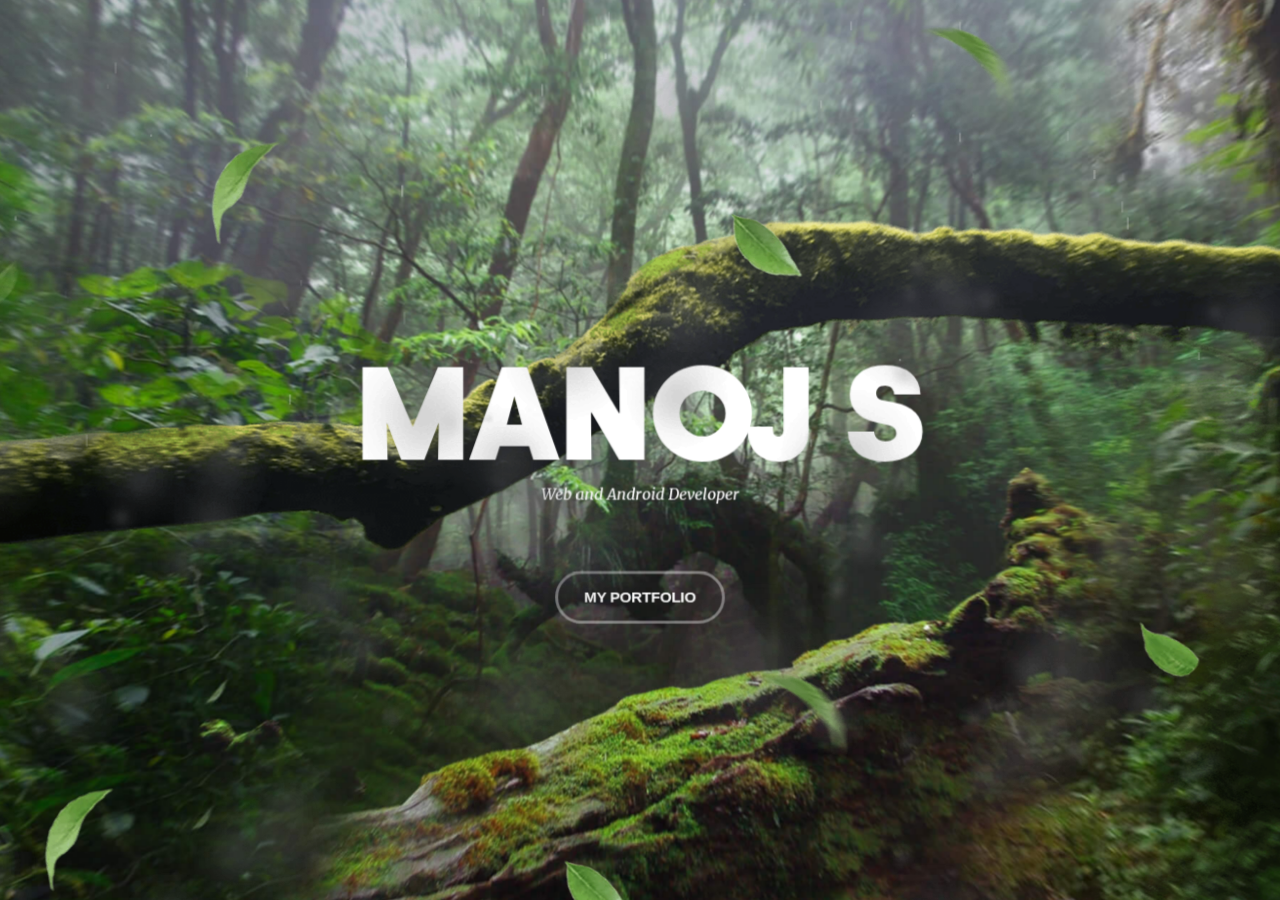
<file: index.html>
<!DOCTYPE html>
<html lang="en">
<head>
	<meta charset="UTF-8">
	<meta http-equiv="X-UA-Compatible" content="IE=edge">
	<meta name="viewport" content="width=device-width, initial-scale=1.0">
	<title>Manoj S | Portfolio</title>
	<link rel="stylesheet" href="css/main.css">
	<link rel="stylesheet" href="https://cdnjs.cloudflare.com/ajax/libs/font-awesome/6.0.0/css/all.min.css"/>
	<script src="js/app.js" defer></script>
	<script src="libs/rain.js" defer></script>
</head>
<body>

	<!-- <div class="logo" style="background-image: url(img/logo.svg);"></div> -->

	<section class="layers">
		<div class="layers__container">
			<div class="layers__item layer-1" style="background-image: url(img/layer-1.jpg);"></div>
			<div class="layers__item layer-2" style="background-image: url(img/layer-2.png);"></div>
			<div class="layers__item layer-3">
				<div class="hero-content">
					<h1>Manoj S<span></span></h1>
					<div class="hero-content__p">Web and Android Developer</div>
					<button class="button-start" id="btn">My Portfolio</button>
				</div>
			</div>
		</div>
		<div class="layers__item layer-4">
			<canvas class="rain"></canvas>
		</div>
		<div class="layers__item layer-5" style="background-image: url(img/layer-5.png);"></div>
		<div class="layers__item layer-6" style="background-image: url(img/layer-6.png);"></div>
		<div class="toast">
			<div class="toast-content">
				<div class="message">
					<span class="text text-2">For <b>3D</b> Experience view on Desktop.</span>
				</div>
			</div>
			<i class="fa-solid fa-xmark close"></i>
			<div class="progress"></div>
	</div>
</section>

</body>
</html>
</file>
<file: css/main.css>
* {
	margin: 0;
	padding: 0;
	box-sizing: border-box;
}
:root {
	--index: calc(1vw + 1vh);
	--transition: 1.5s cubic-bezier(.05, .5, 0, 1);
}
@font-face {
	font-family: kamerik-3d;
	src: url(../fonts/kamerik205-heavy.woff2);
	font-weight: 700;
}
@font-face {
	font-family: merriweather-italic-3d;
	src: url(../fonts/merriweather-regular-italic.woff2);
}
body {
	background-color: #000;
	color: #fff;
	font-family: kamerik-3d;
}
.logo {
	--logo-size: calc(var(--index) * 7.8);
	width: var(--logo-size);
	height: var(--logo-size);
	background-repeat: no-repeat;
	position: absolute;
	left: calc(51% - calc(var(--logo-size) / 2));
	top: calc(var(--index) * 2.8);
	z-index: 1;
}
.layers {
	perspective: 1000px;
	overflow: hidden;
}
.layers__container {
	height: 100vh;
	min-height: 500px;
	transform-style: preserve-3d;
	transform: rotateX(var(--move-y)) rotateY(var(--move-x));
	will-change: transform;
	transition: transform var(--transition);
}
.layers__item {
	position: absolute;
	inset: -5vw;
	background-size: cover;
	background-position: center;
	display: flex;
	align-items: center;
	justify-content: center;
}
.layer-1 {
	transform: translateZ(-55px) scale(1.06);
}
.layer-2 {
	transform: translateZ(80px) scale(.88);
}
.layer-3 {
	transform: translateZ(180px) scale(.8);
}
.layer-4 {
	transform: translateZ(190px) scale(.9);
}
.layer-5 {
	transform: translateZ(300px) scale(.9);
}
.layer-6 {
	transform: translateZ(380px);
}
.hero-content {
	font-size: calc(var(--index) * 2.9);
	text-align: center;
	text-transform: uppercase;
	letter-spacing: calc(var(--index) * -.15);
	line-height: 1.35em;
	margin-top: calc(var(--index) * 5.5);
}
.hero-content span {
	display: block;
}
.hero-content__p {
	text-transform: none;
	font-family: merriweather-italic-3d;
	letter-spacing: normal;
	font-size: calc(var(--index) * .73);
	line-height: 3;
}
.button-start {
	font-family: Arial;
	font-weight: 600;
	text-transform: uppercase;
	font-size: calc(var(--index) * .71);
	letter-spacing: -.02vw;
	padding: calc(var(--index) * .7) calc(var(--index) * 1.25);
	background-color: transparent;
	color: #fff;
	border-radius: 10em;
	border: rgb(255 255 255 / .4) 3px solid;
	outline: none;
	cursor: pointer;
	margin-top: calc(var(--index) * 2.5);
}
.layer-4, .layer-5, .layer-6 {
	pointer-events: none;
}


/* for popup */
@import url('https://fonts.googleapis.com/css2?family=Poppins:wght@300;400;500;600;700&display=swap');
.toast {
    display: none;
	/* transform: translateZ(390px); */
	bottom: 5%;
	right: 5%;
}

@media (max-width: 767px) {
    .toast {
        display: block;
        position: absolute;
        border-radius: 12px;
        background: transparent !important;
        /* background: rgba(39, 39, 39, 0.1); */
        backdrop-filter: blur(5px);
        /* -webkit-backdrop-filter: blur(10px); */
        padding: 20px 25px 20px 25px;
        box-shadow: 0 5px 10px rgba(0, 0, 0, 0.1);
        border-left: 6px solid black;
        overflow: hidden;
        transform: translateX(calc(100% + 130%));
        transition: all 0.5s cubic-bezier(0.68, -0.55, 0.265, 1.35);
    }

    .toast.active {
        transform: translateX(0%);
    }

    .toast .toast-content {
        display: flex;
        align-items: center;
    }

    .toast-content .message {
        display: flex;
        flex-direction: column;
        margin: 0 0px;
    }
	
    .message .text {
		font-family: 'Poppins', sans-serif !important;
        font-size: 16px;
        font-weight: 400;
        color: white;
		padding-right: 0.5rem;
    }


    .toast .close {
        position: absolute;
        top: 1%;
        right: 1%;
        padding: 5px;
        cursor: pointer;
        opacity: 0.7;
		color: white !important;
    }

    .toast .close:hover {
        opacity: 1;
    }

    .toast .progress {
        position: absolute;
        bottom: 0;
        left: 0;
        height: 3px;
        width: 100%;
        background: #fff;
    }

    .toast .progress:before {
        content: '';
        position: absolute;
        bottom: 0;
        right: 0;
        height: 100%;
        width: 100%;
        background-color: black;
    }

    .progress.active:before {
        animation: progress 5s linear forwards;
    }

    @keyframes progress {
        100% {
            right: 100%;
        }
    }
}
</file>
